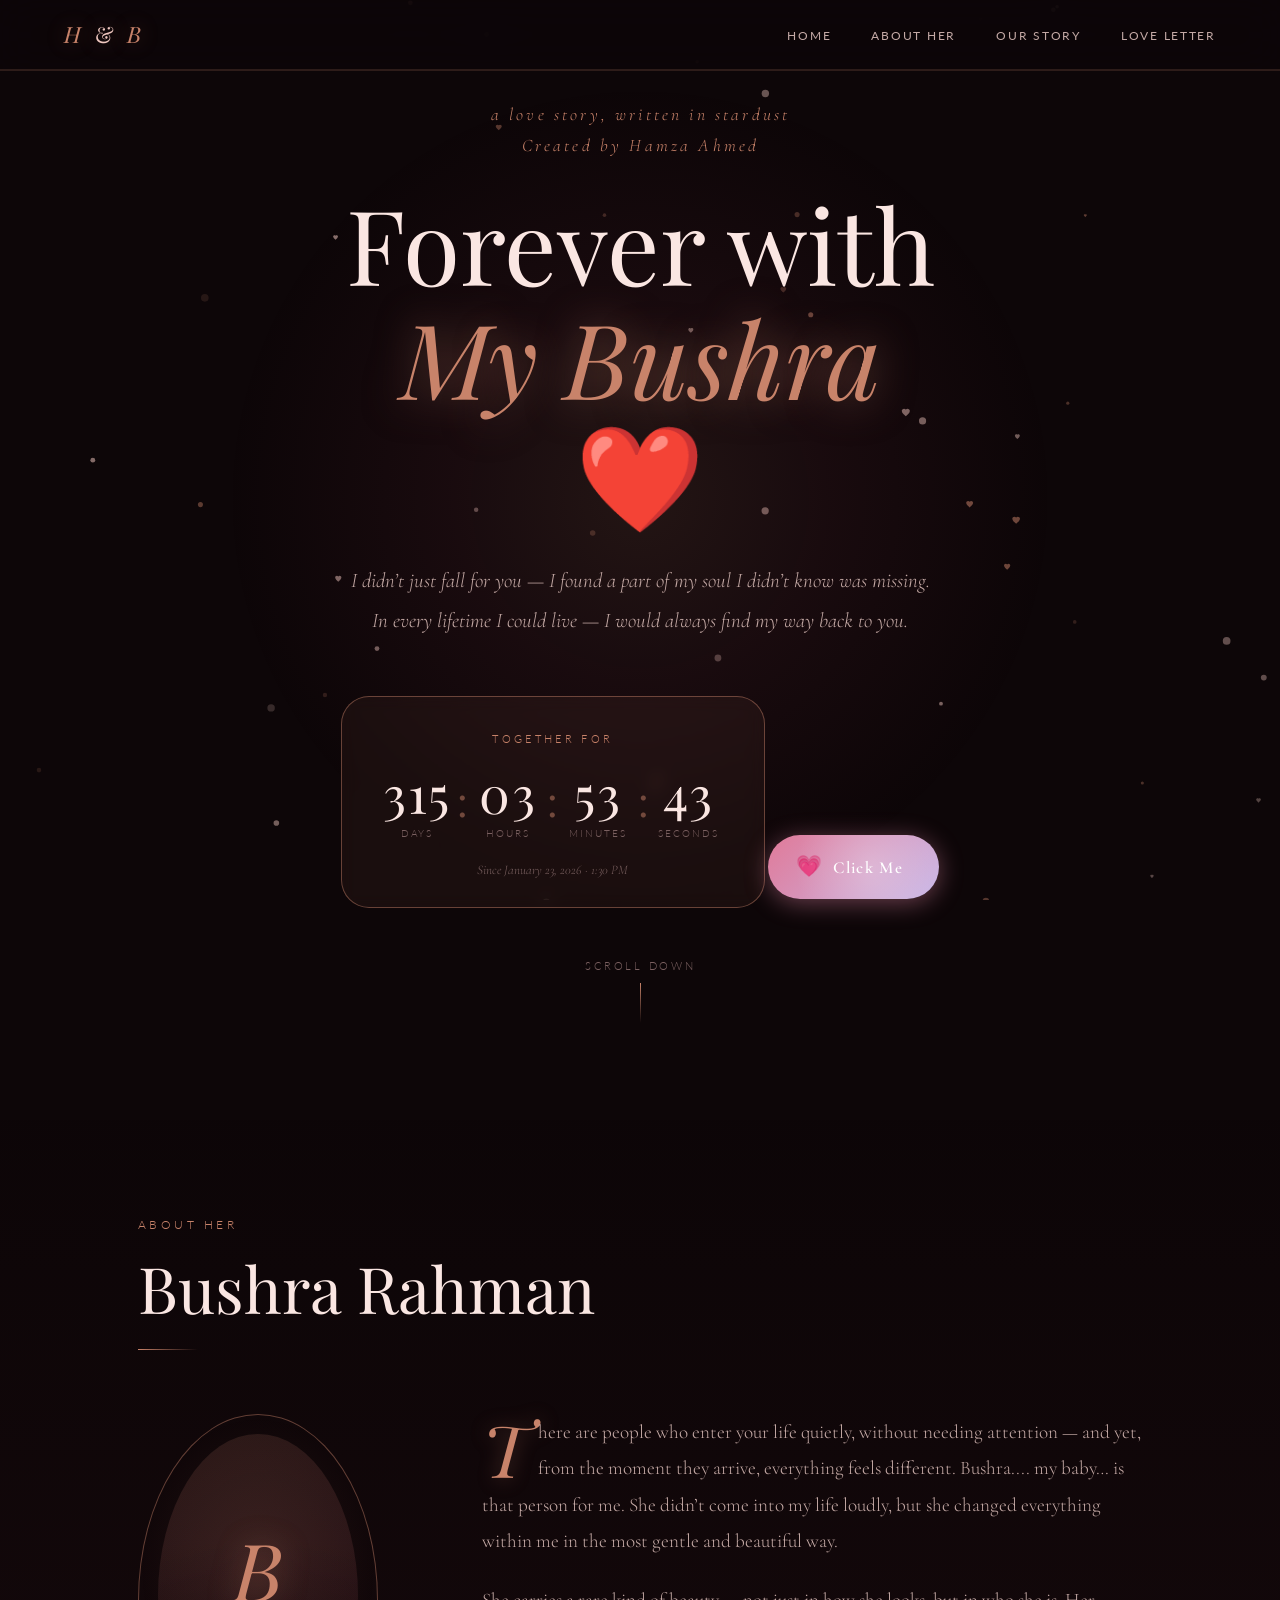
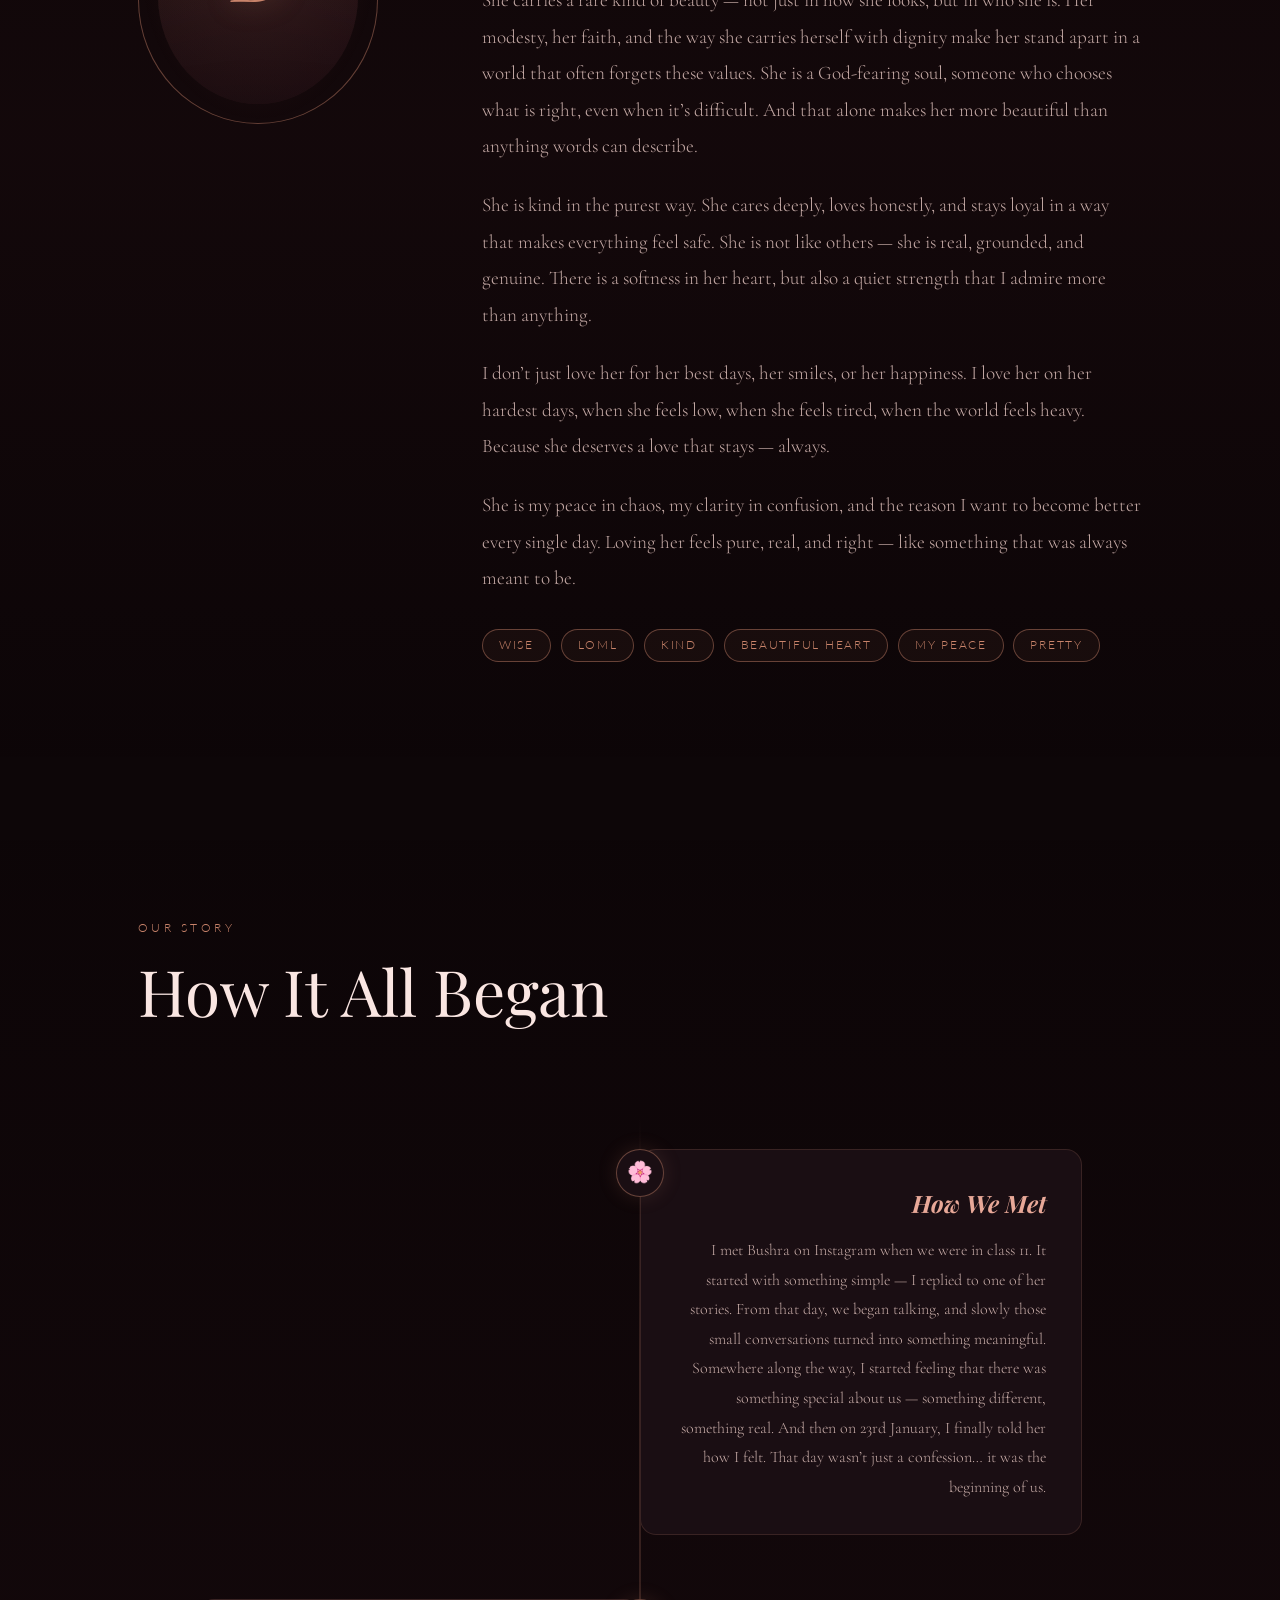
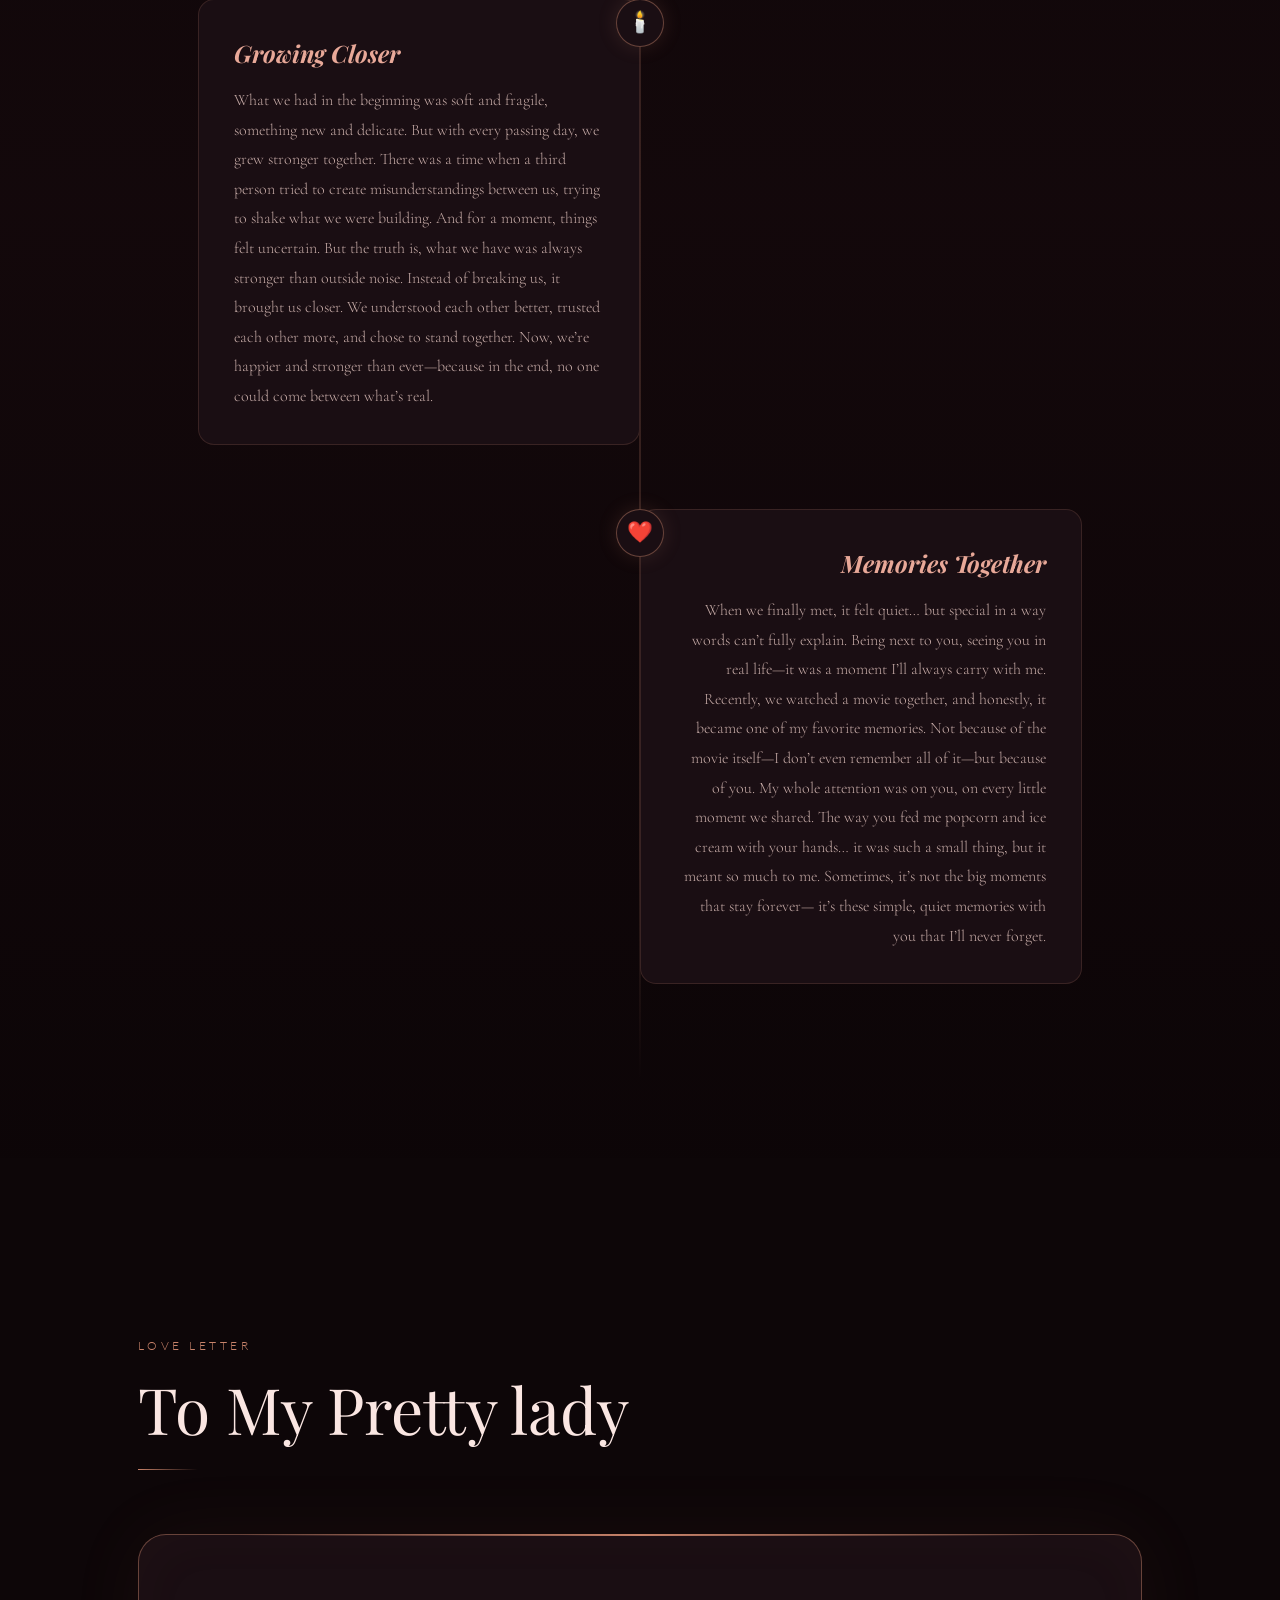
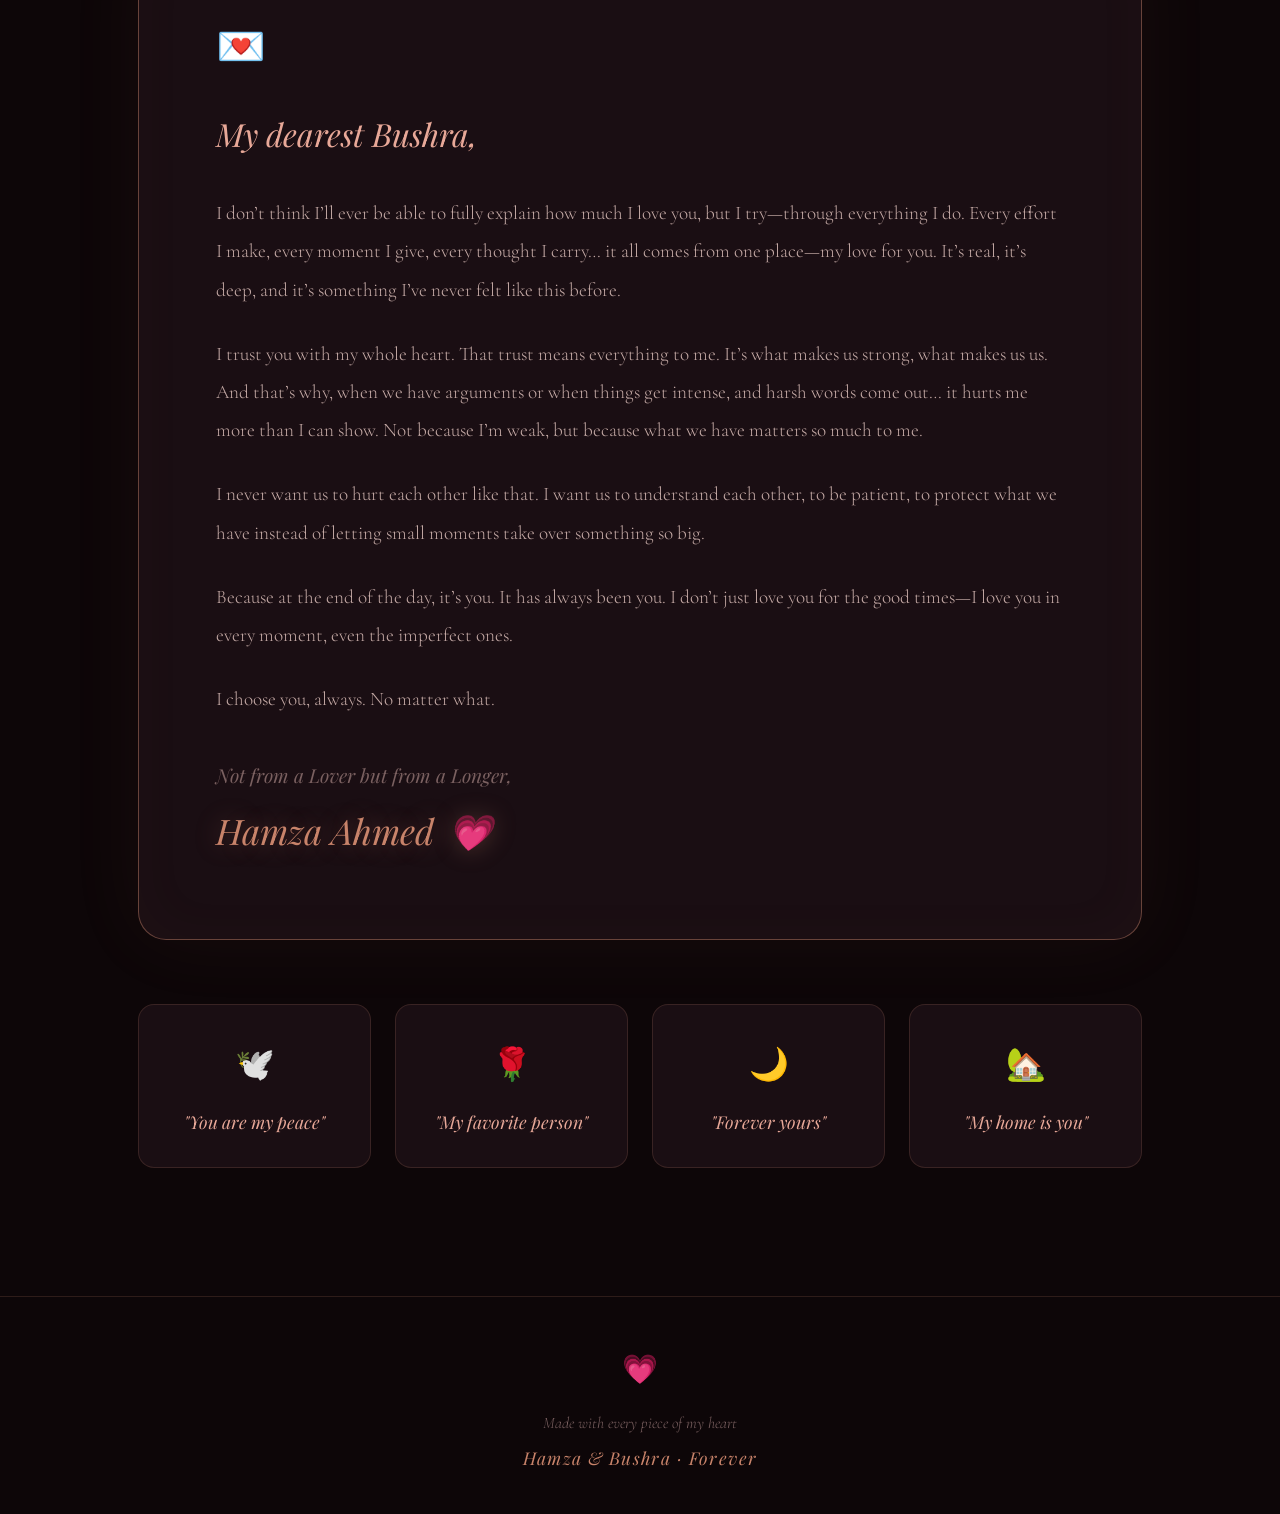
<file: index.html>
<!DOCTYPE html>
<html lang="en">
<head>
  <meta charset="UTF-8" />
  <meta name="viewport" content="width=device-width, initial-scale=1.0" />
  <title>Forever with My Girl ❤️</title>
  <link rel="stylesheet" href="style.css" />
  <link rel="preconnect" href="https://fonts.googleapis.com" />
  <link rel="preconnect" href="https://fonts.gstatic.com" crossorigin />
  <link href="https://fonts.googleapis.com/css2?family=Cormorant+Garamond:ital,wght@0,300;0,400;0,600;1,300;1,400;1,600&family=Playfair+Display:ital,wght@0,400;0,700;1,400;1,700&family=Lato:wght@300;400&family=Dancing+Script:wght@400;700&display=swap" rel="stylesheet" />
</head>
<body>

  <!-- Floating particles canvas -->
  <canvas id="particles-canvas"></canvas>

  <!-- Click burst container -->
  <div id="burst-container"></div>

  <!-- NAVBAR -->
  <nav id="navbar">
    <div class="nav-logo">H <span>&amp;</span> B</div>
    <ul class="nav-links">
      <li><a href="#home" class="nav-link">Home</a></li>
      <li><a href="#about" class="nav-link">About Her</a></li>
      <li><a href="#story" class="nav-link">Our Story</a></li>
      <li><a href="#letter" class="nav-link">Love Letter</a></li>
    </ul>
    <button class="nav-toggle" id="navToggle" aria-label="Toggle menu">
      <span></span><span></span><span></span>
    </button>
  </nav>

  <!-- MOBILE MENU -->
  <div class="mobile-menu" id="mobileMenu">
    <a href="#home" class="mobile-link">Home</a>
    <a href="#about" class="mobile-link">About Her</a>
    <a href="#story" class="mobile-link">Our Story</a>
    <a href="#letter" class="mobile-link">Love Letter</a>
  </div>

  <!-- ==================== HERO SECTION ==================== -->
  <section id="home" class="hero">
    <div class="hero-bg-glow"></div>
    <div class="hero-content">
      <p class="hero-preheading reveal-up">a love story, written in stardust <br> Created by Hamza Ahmed</p>
      <h1 class="hero-title reveal-up">Forever with<br /><em>My Bushra</em> <span class="heart-pulse">❤️</span></h1>
      <p class="hero-sub reveal-up">
        I didn’t just fall for you — I found a part of my soul I didn’t know was missing.<br />
        In every lifetime I could live — I would always find my way back to you.
      </p>

      <!-- TIMER -->
      <div class="timer-wrapper reveal-up" id="timerBox" title="Click me!">
        <p class="timer-label">Together for</p>
        <div class="timer-grid">
          <div class="timer-unit">
            <span class="timer-num" id="t-days">000</span>
            <span class="timer-tag">Days</span>
          </div>
          <div class="timer-sep">:</div>
          <div class="timer-unit">
            <span class="timer-num" id="t-hours">00</span>
            <span class="timer-tag">Hours</span>
          </div>
          <div class="timer-sep">:</div>
          <div class="timer-unit">
            <span class="timer-num" id="t-mins">00</span>
            <span class="timer-tag">Minutes</span>
          </div>
          <div class="timer-sep">:</div>
          <div class="timer-unit">
            <span class="timer-num" id="t-secs">00</span>
            <span class="timer-tag">Seconds</span>
          </div>
        </div>
        <p class="timer-since">Since January 23, 2026 · 1:30 PM</p>
      </div>

      <!-- MEMORIES BUTTON -->
      <a href="slideshow.html" class="memories-btn reveal-up">
        <span class="memories-btn-icon">💗</span>
        <span class="memories-btn-label">Click Me</span>
        <span class="memories-btn-glow"></span>
      </a>

      <div class="scroll-hint reveal-up">
        <span>scroll down</span>
        <div class="scroll-arrow"></div>
      </div>
    </div>
  </section>

  <!-- ==================== ABOUT SECTION ==================== -->
  <section id="about" class="about-section">
    <div class="section-container">
      <div class="section-label reveal-fade">About Her</div>
      <h2 class="section-title reveal-fade">Bushra Rahman</h2>
      <div class="section-divider reveal-fade"></div>

      <div class="about-grid">
        <div class="about-portrait reveal-left">
          <div class="portrait-frame">
            <div class="portrait-inner">
              <div class="portrait-initial">B</div>
              <div class="portrait-glow-ring"></div>
            </div>
          </div>
        </div>
<div class="about-text reveal-right">
  <p class="about-para drop-cap">
    There are people who enter your life quietly, without needing attention — and yet, from the moment they arrive, everything feels different. Bushra.... my baby… is that person for me. She didn’t come into my life loudly, but she changed everything within me in the most gentle and beautiful way.
  </p>
  <p class="about-para">
    She carries a rare kind of beauty — not just in how she looks, but in who she is. Her modesty, her faith, and the way she carries herself with dignity make her stand apart in a world that often forgets these values. She is a God-fearing soul, someone who chooses what is right, even when it’s difficult. And that alone makes her more beautiful than anything words can describe.
  </p>
  <p class="about-para">
    She is kind in the purest way. She cares deeply, loves honestly, and stays loyal in a way that makes everything feel safe. She is not like others — she is real, grounded, and genuine. There is a softness in her heart, but also a quiet strength that I admire more than anything.
  </p>
  <p class="about-para">
    I don’t just love her for her best days, her smiles, or her happiness. I love her on her hardest days, when she feels low, when she feels tired, when the world feels heavy. Because she deserves a love that stays — always.
  </p>
  <p class="about-para">
    She is my peace in chaos, my clarity in confusion, and the reason I want to become better every single day. Loving her feels pure, real, and right — like something that was always meant to be.
  </p>

  <div class="about-tags">
    <span class="tag">Wise</span>
    <span class="tag">LOML</span>
    <span class="tag">Kind</span>
    <span class="tag">Beautiful Heart</span>
    <span class="tag">My Peace</span>
    <span class="tag">Pretty</span>
  </div>
</div>
      </div>
    </div>
  </section>

  <!-- ==================== OUR STORY SECTION ==================== -->
  <section id="story" class="story-section">
    <div class="section-container">
      <div class="section-label reveal-fade">Our Story</div>
      <h2 class="section-title reveal-fade">How It All Began</h2>
      <div class="section-divider reveal-fade"></div>

      <div class="timeline">

        <div class="timeline-item reveal-timeline" data-side="left">
          <div class="timeline-icon">🌸</div>
          <div class="timeline-card">
            <h3 class="tl-title">How We Met</h3>
            <p class="tl-body">
              I met Bushra on Instagram when we were in class 11. It started with something simple — I replied to one of her stories. From that day, we began talking, and slowly those small conversations turned into something meaningful. Somewhere along the way, I started feeling that there was something special about us — something different, something real.
And then on 23rd January, I finally told her how I felt.
That day wasn’t just a confession… it was the beginning of us.
          </div>
        </div>

        <!-- <div class="timeline-item reveal-timeline" data-side="right">
          <div class="timeline-icon">💫</div>
          <div class="timeline-card">
            <h3 class="tl-title">First Moments</h3>
            <p class="tl-body">
              The first moments with Bushu were ordinary on the outside — words exchanged, silences shared — but inside, everything was extraordinary. I found myself paying attention in a way I never had before. The way she spoke. The way she thought. The way she made even small things feel significant. I realised very quickly: this wasn't ordinary. She was not ordinary.
            </p>
          </div>
        </div> -->

        <div class="timeline-item reveal-timeline" data-side="right">
          <div class="timeline-icon">🕯️</div>
          <div class="timeline-card">
            <h3 class="tl-title">Growing Closer</h3>
            <p class="tl-body">
              What we had in the beginning was soft and fragile, something new and delicate. But with every passing day, we grew stronger together.

There was a time when a third person tried to create misunderstandings between us, trying to shake what we were building. And for a moment, things felt uncertain. But the truth is, what we have was always stronger than outside noise.

Instead of breaking us, it brought us closer. We understood each other better, trusted each other more, and chose to stand together.

Now, we’re happier and stronger than ever—because in the end, no one could come between what’s real.
            </p>
          </div>
        </div>

        <div class="timeline-item reveal-timeline" data-side="left">
          <div class="timeline-icon">❤️</div>
          <div class="timeline-card">
            <h3 class="tl-title">Memories Together</h3>
            <p class="tl-body">
              When we finally met, it felt quiet… but special in a way words can’t fully explain. Being next to you, seeing you in real life—it was a moment I’ll always carry with me.

Recently, we watched a movie together, and honestly, it became one of my favorite memories. Not because of the movie itself—I don’t even remember all of it—but because of you. My whole attention was on you, on every little moment we shared.

The way you fed me popcorn and ice cream with your hands… it was such a small thing, but it meant so much to me.

Sometimes, it’s not the big moments that stay forever—
it’s these simple, quiet memories with you that I’ll never forget.
            </p>
          </div>
        </div>

      </div>
    </div>
  </section>

  <!-- ==================== LOVE LETTER SECTION ==================== -->
  <section id="letter" class="letter-section">
    <div class="section-container">
      <div class="section-label reveal-fade">Love Letter</div>
      <h2 class="section-title reveal-fade">To My Pretty lady</h2>
      <div class="section-divider reveal-fade"></div>

      <div class="letter-card reveal-up">
        <div class="letter-stamp">💌</div>
        <p class="letter-greeting">My dearest Bushra,</p>

        <p class="letter-body">
  I don’t think I’ll ever be able to fully explain how much I love you, but I try—through everything I do. Every effort I make, every moment I give, every thought I carry… it all comes from one place—my love for you. It’s real, it’s deep, and it’s something I’ve never felt like this before.
</p>
<p class="letter-body">
  I trust you with my whole heart. That trust means everything to me. It’s what makes us strong, what makes us us. And that’s why, when we have arguments or when things get intense, and harsh words come out… it hurts me more than I can show. Not because I’m weak, but because what we have matters so much to me.
</p>
<p class="letter-body">
  I never want us to hurt each other like that. I want us to understand each other, to be patient, to protect what we have instead of letting small moments take over something so big.
</p>
<p class="letter-body">
  Because at the end of the day, it’s you. It has always been you. I don’t just love you for the good times—I love you in every moment, even the imperfect ones.
</p>
<p class="letter-body">
  I choose you, always. No matter what.
</p>

        <p class="letter-closing">Not from a Lover but from a Longer,</p>
        <p class="letter-signature">Hamza Ahmed <span>💗</span></p>
      </div>

      <!-- SPECIAL MESSAGE CARDS -->
      <div class="messages-grid">
        <div class="msg-card reveal-up" style="--delay: 0s">
          <div class="msg-icon">🕊️</div>
          <p class="msg-text">"You are my peace"</p>
        </div>
        <div class="msg-card reveal-up" style="--delay: 0.1s">
          <div class="msg-icon">🌹</div>
          <p class="msg-text">"My favorite person"</p>
        </div>
        <div class="msg-card reveal-up" style="--delay: 0.2s">
          <div class="msg-icon">🌙</div>
          <p class="msg-text">"Forever yours"</p>
        </div>
        <div class="msg-card reveal-up" style="--delay: 0.3s">
          <div class="msg-icon">🏡</div>
          <p class="msg-text">"My home is you"</p>
        </div>
      </div>
    </div>
  </section>

  <!-- FOOTER -->
  <footer class="footer">
    <div class="footer-hearts">💗</div>
    <p class="footer-text">Made with every piece of my heart</p>
    <p class="footer-names">Hamza &amp; Bushra · Forever</p>
  </footer>

  <script src="script.js"></script>
</body>
</html>
</file>
<file: style.css>
/* =============================================
   FOREVER WITH MY BUSHU — style.css
   Dark Romantic · Rose Gold · Cinematic
   ============================================= */

/* ---------- CSS VARIABLES ---------- */
:root {
  --bg-deep:        #0d0608;
  --bg-mid:         #130a0e;
  --bg-card:        #1a0e13;
  --bg-card-hover:  #21121a;

  --rose-gold:      #c8836a;
  --rose-light:     #e8a898;
  --blush:          #f0c8c0;
  --petal:          #fae6e2;
  --cream:          #fdf6f0;
  --lavender-soft:  #c9b8d8;

  --text-primary:   #f5e8e4;
  --text-secondary: #c4a9a5;
  --text-muted:     #7a6060;

  --glow-rose:      rgba(200, 131, 106, 0.35);
  --glow-soft:      rgba(200, 131, 106, 0.15);

  --border:         rgba(200, 131, 106, 0.18);
  --border-bright:  rgba(200, 131, 106, 0.45);

  --ff-display:     'Playfair Display', serif;
  --ff-body:        'Cormorant Garamond', serif;
  --ff-ui:          'Lato', sans-serif;

  --radius-sm: 8px;
  --radius-md: 16px;
  --radius-lg: 28px;
  --radius-xl: 44px;

  --transition: all 0.4s cubic-bezier(0.25, 0.46, 0.45, 0.94);
  --transition-fast: all 0.2s ease;
}

/* ---------- RESET & BASE ---------- */
*, *::before, *::after { margin: 0; padding: 0; box-sizing: border-box; }

html { scroll-behavior: smooth; font-size: 16px; }

body {
  background-color: var(--bg-deep);
  color: var(--text-primary);
  font-family: var(--ff-body);
  font-weight: 300;
  line-height: 1.75;
  overflow-x: hidden;
  cursor: default;
}

/* Scrollbar */
::-webkit-scrollbar { width: 5px; }
::-webkit-scrollbar-track { background: var(--bg-deep); }
::-webkit-scrollbar-thumb { background: var(--rose-gold); border-radius: 10px; }

/* =============================================
   PARTICLES CANVAS
   ============================================= */
#particles-canvas {
  position: fixed;
  top: 0; left: 0;
  width: 100%; height: 100%;
  pointer-events: none;
  z-index: 0;
}

/* =============================================
   BURST CONTAINER
   ============================================= */
#burst-container {
  position: fixed;
  top: 0; left: 0;
  width: 100%; height: 100%;
  pointer-events: none;
  z-index: 9999;
  overflow: hidden;
}

.burst-emoji {
  position: absolute;
  font-size: 1.8rem;
  pointer-events: none;
  animation: burst-fly 1.4s ease-out forwards;
  transform-origin: center;
  user-select: none;
}

@keyframes burst-fly {
  0%   { opacity: 1; transform: translate(0, 0) scale(0.5) rotate(0deg); }
  60%  { opacity: 1; transform: translate(var(--bx), var(--by)) scale(1.2) rotate(var(--br)); }
  100% { opacity: 0; transform: translate(var(--bx2), var(--by2)) scale(0.7) rotate(var(--br2)); }
}

/* =============================================
   NAVBAR
   ============================================= */
#navbar {
  position: fixed;
  top: 0; left: 0; right: 0;
  z-index: 1000;
  display: flex;
  align-items: center;
  justify-content: space-between;
  padding: 0 clamp(1.5rem, 5vw, 4rem);
  height: 70px;
  background: rgba(13, 6, 8, 0.75);
  backdrop-filter: blur(20px);
  -webkit-backdrop-filter: blur(20px);
  border-bottom: 1px solid var(--border);
  transition: var(--transition);
}

#navbar.scrolled {
  background: rgba(13, 6, 8, 0.96);
  border-color: var(--border-bright);
  box-shadow: 0 4px 40px rgba(200, 131, 106, 0.08);
}

.nav-logo {
  font-family: var(--ff-display);
  font-size: 1.4rem;
  font-style: italic;
  color: var(--rose-gold);
  letter-spacing: 0.08em;
  text-shadow: 0 0 20px var(--glow-rose);
}
.nav-logo span { color: var(--blush); font-style: normal; margin: 0 4px; }

.nav-links {
  display: flex;
  list-style: none;
  gap: 2.5rem;
}

.nav-link {
  font-family: var(--ff-ui);
  font-size: 0.78rem;
  font-weight: 400;
  letter-spacing: 0.14em;
  text-transform: uppercase;
  color: var(--text-secondary);
  text-decoration: none;
  position: relative;
  padding-bottom: 4px;
  transition: color 0.3s ease;
}
.nav-link::after {
  content: '';
  position: absolute;
  bottom: 0; left: 0;
  width: 0; height: 1px;
  background: linear-gradient(90deg, var(--rose-gold), var(--blush));
  transition: width 0.35s ease;
  box-shadow: 0 0 8px var(--glow-rose);
}
.nav-link:hover { color: var(--rose-light); }
.nav-link:hover::after { width: 100%; }

/* Hamburger */
.nav-toggle {
  display: none;
  flex-direction: column;
  gap: 5px;
  background: none;
  border: none;
  cursor: pointer;
  padding: 4px;
}
.nav-toggle span {
  display: block;
  width: 24px;
  height: 1.5px;
  background: var(--rose-gold);
  transition: var(--transition);
  border-radius: 2px;
}
.nav-toggle.active span:nth-child(1) { transform: translateY(6.5px) rotate(45deg); }
.nav-toggle.active span:nth-child(2) { opacity: 0; }
.nav-toggle.active span:nth-child(3) { transform: translateY(-6.5px) rotate(-45deg); }

/* Mobile menu */
.mobile-menu {
  position: fixed;
  top: 70px; left: 0; right: 0;
  background: rgba(13, 6, 8, 0.98);
  backdrop-filter: blur(20px);
  display: flex;
  flex-direction: column;
  align-items: center;
  gap: 0;
  z-index: 999;
  max-height: 0;
  overflow: hidden;
  transition: max-height 0.45s cubic-bezier(0.4, 0, 0.2, 1);
  border-bottom: 1px solid var(--border);
}
.mobile-menu.open { max-height: 300px; }
.mobile-link {
  font-family: var(--ff-ui);
  font-size: 0.85rem;
  letter-spacing: 0.15em;
  text-transform: uppercase;
  color: var(--text-secondary);
  text-decoration: none;
  padding: 1.1rem 2rem;
  width: 100%;
  text-align: center;
  border-bottom: 1px solid var(--border);
  transition: color 0.3s, background 0.3s;
}
.mobile-link:hover { color: var(--rose-gold); background: rgba(200, 131, 106, 0.06); }

/* =============================================
   SECTION SHARED STYLES
   ============================================= */
.section-container {
  position: relative;
  z-index: 1;
  max-width: 1100px;
  margin: 0 auto;
  padding: clamp(5rem, 12vw, 8rem) clamp(1.5rem, 5vw, 3rem);
}

.section-label {
  font-family: var(--ff-ui);
  font-size: 0.72rem;
  letter-spacing: 0.3em;
  text-transform: uppercase;
  color: var(--rose-gold);
  margin-bottom: 1rem;
}

.section-title {
  font-family: var(--ff-display);
  font-size: clamp(2.4rem, 5.5vw, 4rem);
  font-weight: 400;
  color: var(--petal);
  line-height: 1.15;
  margin-bottom: 1.5rem;
}
.section-title em { color: var(--rose-gold); font-style: italic; }

.section-divider {
  width: 60px;
  height: 1px;
  background: linear-gradient(90deg, var(--rose-gold), transparent);
  margin-bottom: 4rem;
}

/* =============================================
   HERO SECTION
   ============================================= */
.hero {
  position: relative;
  min-height: 100vh;
  display: flex;
  align-items: center;
  justify-content: center;
  text-align: center;
  overflow: hidden;
  padding: 100px 1.5rem 4rem;
}

.hero-bg-glow {
  position: absolute;
  top: 50%;
  left: 50%;
  transform: translate(-50%, -55%);
  width: min(900px, 140vw);
  height: min(900px, 140vw);
  background: radial-gradient(ellipse at center,
    rgba(200, 131, 106, 0.12) 0%,
    rgba(180, 80, 100, 0.07) 30%,
    transparent 65%);
  pointer-events: none;
  animation: glow-breathe 6s ease-in-out infinite;
}

@keyframes glow-breathe {
  0%, 100% { transform: translate(-50%, -55%) scale(1); opacity: 1; }
  50%       { transform: translate(-50%, -55%) scale(1.08); opacity: 0.75; }
}

.hero-content {
  position: relative;
  z-index: 1;
  max-width: 820px;
}

.hero-preheading {
  font-family: var(--ff-body);
  font-style: italic;
  font-size: clamp(0.9rem, 2vw, 1.1rem);
  color: var(--rose-gold);
  letter-spacing: 0.18em;
  margin-bottom: 1.5rem;
  opacity: 0;
}

.hero-title {
  font-family: var(--ff-display);
  font-size: clamp(3rem, 8.5vw, 6.5rem);
  font-weight: 400;
  line-height: 1.1;
  color: var(--petal);
  margin-bottom: 2rem;
  opacity: 0;
}
.hero-title em {
  font-style: italic;
  color: var(--rose-gold);
  display: block;
  text-shadow: 0 0 40px rgba(200, 131, 106, 0.5);
}

.heart-pulse {
  display: inline-block;
  animation: heart-beat 1.4s ease-in-out infinite;
}
@keyframes heart-beat {
  0%, 100% { transform: scale(1); }
  14%       { transform: scale(1.25); }
  28%       { transform: scale(1); }
  42%       { transform: scale(1.15); }
  56%       { transform: scale(1); }
}

.hero-sub {
  font-size: clamp(1rem, 2.5vw, 1.3rem);
  font-style: italic;
  color: var(--text-secondary);
  line-height: 1.9;
  margin-bottom: 3.5rem;
  opacity: 0;
}

/* TIMER */
.timer-wrapper {
  display: inline-block;
  background: rgba(200, 131, 106, 0.07);
  border: 1px solid var(--border-bright);
  border-radius: var(--radius-lg);
  padding: 2rem 2.5rem 1.6rem;
  cursor: pointer;
  position: relative;
  overflow: visible;
  transition: var(--transition);
  backdrop-filter: blur(8px);
  opacity: 0;
  margin-bottom: 3rem;
}
.timer-wrapper:hover {
  border-color: var(--rose-gold);
  background: rgba(200, 131, 106, 0.12);
  box-shadow: 0 0 50px rgba(200, 131, 106, 0.2), 0 0 100px rgba(200, 131, 106, 0.08);
  transform: translateY(-3px);
}
.timer-wrapper.celebrating {
  animation: timer-celebrate 0.5s ease-in-out;
}
@keyframes timer-celebrate {
  0%   { transform: scale(1) translateY(-3px); }
  30%  { transform: scale(1.06) translateY(-8px); }
  60%  { transform: scale(0.97) translateY(-2px); }
  100% { transform: scale(1) translateY(-3px); }
}

.timer-label {
  font-family: var(--ff-ui);
  font-size: 0.7rem;
  letter-spacing: 0.3em;
  text-transform: uppercase;
  color: var(--rose-gold);
  margin-bottom: 1.2rem;
}

.timer-grid {
  display: flex;
  align-items: center;
  justify-content: center;
  gap: 0.3rem;
}

.timer-unit {
  display: flex;
  flex-direction: column;
  align-items: center;
  min-width: 70px;
}

.timer-num {
  font-family: var(--ff-display);
  font-size: clamp(2.2rem, 5vw, 3.2rem);
  font-weight: 400;
  color: var(--petal);
  line-height: 1;
  letter-spacing: 0.04em;
  transition: color 0.3s;
}

.timer-tag {
  font-family: var(--ff-ui);
  font-size: 0.62rem;
  letter-spacing: 0.2em;
  text-transform: uppercase;
  color: var(--text-muted);
  margin-top: 0.4rem;
}

.timer-sep {
  font-family: var(--ff-display);
  font-size: 2.5rem;
  color: var(--rose-gold);
  opacity: 0.5;
  line-height: 1;
  padding-bottom: 0.5rem;
  animation: sep-blink 1s step-end infinite;
}
@keyframes sep-blink {
  0%, 100% { opacity: 0.5; }
  50%       { opacity: 0.15; }
}

.timer-since {
  font-family: var(--ff-body);
  font-style: italic;
  font-size: 0.82rem;
  color: var(--text-muted);
  margin-top: 1rem;
}

/* Scroll hint */
.scroll-hint {
  display: flex;
  flex-direction: column;
  align-items: center;
  gap: 0.5rem;
  opacity: 0;
}
.scroll-hint span {
  font-family: var(--ff-ui);
  font-size: 0.68rem;
  letter-spacing: 0.25em;
  text-transform: uppercase;
  color: var(--text-muted);
}
.scroll-arrow {
  width: 1px;
  height: 40px;
  background: linear-gradient(to bottom, var(--rose-gold), transparent);
  animation: scroll-drop 1.8s ease-in-out infinite;
}
@keyframes scroll-drop {
  0%   { opacity: 0; transform: translateY(-10px); }
  50%  { opacity: 1; }
  100% { opacity: 0; transform: translateY(15px); }
}

/* =============================================
   ABOUT SECTION
   ============================================= */
.about-section { position: relative; z-index: 1; }
.about-section::before {
  content: '';
  position: absolute;
  top: 0; left: 0; right: 0; bottom: 0;
  background: linear-gradient(180deg, transparent 0%, rgba(180, 80, 90, 0.04) 50%, transparent 100%);
  pointer-events: none;
}

.about-grid {
  display: grid;
  grid-template-columns: 280px 1fr;
  gap: 4rem;
  align-items: start;
}

.about-portrait {
  position: relative;
}

.portrait-frame {
  width: 240px;
  height: 310px;
  border: 1px solid var(--border-bright);
  border-radius: 50% 50% 50% 50% / 60% 60% 40% 40%;
  display: flex;
  align-items: center;
  justify-content: center;
  position: relative;
  background: radial-gradient(ellipse at center, rgba(200, 131, 106, 0.1), transparent 70%);
  animation: float-portrait 5s ease-in-out infinite;
}
@keyframes float-portrait {
  0%, 100% { transform: translateY(0); }
  50%       { transform: translateY(-14px); }
}

.portrait-inner {
  width: 200px;
  height: 270px;
  border-radius: 50% 50% 50% 50% / 60% 60% 40% 40%;
  background: linear-gradient(160deg, rgba(200, 131, 106, 0.15), rgba(140, 60, 80, 0.2));
  display: flex;
  align-items: center;
  justify-content: center;
  position: relative;
  overflow: hidden;
}
.portrait-inner::before {
  content: '';
  position: absolute;
  inset: 0;
  background: linear-gradient(to bottom, transparent 40%, rgba(13, 6, 8, 0.5));
}

.portrait-initial {
  font-family: var(--ff-display);
  font-size: 5rem;
  font-style: italic;
  color: var(--rose-gold);
  text-shadow: 0 0 30px var(--glow-rose);
  z-index: 1;
}

.portrait-glow-ring {
  position: absolute;
  top: -10px; left: -10px; right: -10px; bottom: -10px;
  border-radius: inherit;
  background: transparent;
  border: 1px solid var(--rose-gold);
  opacity: 0.3;
  animation: ring-pulse 3s ease-in-out infinite;
}
@keyframes ring-pulse {
  0%, 100% { transform: scale(1); opacity: 0.3; }
  50%       { transform: scale(1.03); opacity: 0.55; }
}

.about-para {
  font-size: clamp(1.05rem, 2vw, 1.2rem);
  color: var(--text-secondary);
  margin-bottom: 1.4rem;
  line-height: 1.9;
}
.about-para:last-of-type { margin-bottom: 2rem; }

.drop-cap::first-letter {
  float: left;
  font-family: var(--ff-display);
  font-size: 4.5rem;
  font-style: italic;
  color: var(--rose-gold);
  line-height: 0.75;
  margin-right: 0.12em;
  margin-top: 0.1em;
  text-shadow: 0 0 20px var(--glow-rose);
}

.about-tags {
  display: flex;
  flex-wrap: wrap;
  gap: 0.6rem;
}

.tag {
  font-family: var(--ff-ui);
  font-size: 0.72rem;
  letter-spacing: 0.15em;
  text-transform: uppercase;
  color: var(--rose-gold);
  border: 1px solid var(--border-bright);
  border-radius: 999px;
  padding: 0.35rem 1rem;
  background: rgba(200, 131, 106, 0.06);
  transition: var(--transition);
}
.tag:hover {
  background: rgba(200, 131, 106, 0.14);
  border-color: var(--rose-gold);
  box-shadow: 0 0 18px var(--glow-soft);
}

/* =============================================
   OUR STORY SECTION
   ============================================= */
.story-section {
  position: relative;
  z-index: 1;
  background: linear-gradient(180deg, transparent, rgba(180, 80, 100, 0.04) 50%, transparent);
}

.timeline {
  position: relative;
  padding: 2rem 0;
}
.timeline::before {
  content: '';
  position: absolute;
  left: 50%;
  top: 0; bottom: 0;
  width: 1px;
  background: linear-gradient(to bottom, transparent, var(--rose-gold) 15%, var(--rose-gold) 85%, transparent);
  transform: translateX(-50%);
  opacity: 0.4;
}

.timeline-item {
  display: flex;
  align-items: flex-start;
  margin-bottom: 4rem;
  position: relative;
}

.timeline-item[data-side="left"] {
  flex-direction: row-reverse;
  text-align: right;
}
.timeline-item[data-side="right"] {
  flex-direction: row;
  text-align: left;
}

.timeline-icon {
  position: absolute;
  left: 50%;
  transform: translateX(-50%);
  width: 48px;
  height: 48px;
  background: var(--bg-card);
  border: 1px solid var(--border-bright);
  border-radius: 50%;
  display: flex;
  align-items: center;
  justify-content: center;
  font-size: 1.3rem;
  box-shadow: 0 0 20px var(--glow-soft);
  z-index: 2;
  transition: var(--transition);
}
.timeline-item:hover .timeline-icon {
  border-color: var(--rose-gold);
  box-shadow: 0 0 30px var(--glow-rose);
  transform: translateX(-50%) scale(1.15);
}

.timeline-card {
  width: calc(50% - 60px);
  background: var(--bg-card);
  border: 1px solid var(--border);
  border-radius: var(--radius-md);
  padding: 2rem 2.2rem;
  transition: var(--transition);
}
.timeline-card:hover {
  border-color: var(--border-bright);
  background: var(--bg-card-hover);
  box-shadow: 0 8px 40px rgba(200, 131, 106, 0.1);
  transform: translateY(-4px);
}
.timeline-item[data-side="left"]  .timeline-card { margin-right: 60px; }
.timeline-item[data-side="right"] .timeline-card { margin-left: 60px; }

.tl-title {
  font-family: var(--ff-display);
  font-size: 1.5rem;
  font-style: italic;
  color: var(--rose-light);
  margin-bottom: 0.75rem;
}

.tl-body {
  font-size: 1rem;
  color: var(--text-secondary);
  line-height: 1.85;
}

/* =============================================
   LOVE LETTER SECTION
   ============================================= */
.letter-section { position: relative; z-index: 1; }

.letter-card {
  position: relative;
  background: var(--bg-card);
  border: 1px solid var(--border-bright);
  border-radius: var(--radius-lg);
  padding: clamp(2.5rem, 6vw, 5rem) clamp(2rem, 6vw, 5rem);
  margin-bottom: 4rem;
  box-shadow: 0 0 80px rgba(200, 131, 106, 0.06), inset 0 0 60px rgba(200, 131, 106, 0.03);
}
.letter-card::before {
  content: '';
  position: absolute;
  top: -1px; left: 10%; right: 10%;
  height: 2px;
  background: linear-gradient(90deg, transparent, var(--rose-gold), transparent);
  border-radius: 2px;
}

.letter-stamp {
  font-size: 2.5rem;
  margin-bottom: 1.5rem;
  display: block;
}

.letter-greeting {
  font-family: var(--ff-display);
  font-size: clamp(1.4rem, 3vw, 2rem);
  font-style: italic;
  color: var(--rose-light);
  margin-bottom: 2rem;
}

.letter-body {
  font-size: clamp(1.05rem, 2vw, 1.2rem);
  color: var(--text-secondary);
  line-height: 2;
  margin-bottom: 1.6rem;
}

.letter-closing {
  font-family: var(--ff-display);
  font-style: italic;
  font-size: 1.2rem;
  color: var(--text-muted);
  margin-top: 2.5rem;
  margin-bottom: 0.5rem;
}

.letter-signature {
  font-family: var(--ff-display);
  font-size: 2.2rem;
  font-style: italic;
  color: var(--rose-gold);
  text-shadow: 0 0 25px var(--glow-rose);
}
.letter-signature span { margin-left: 0.3rem; }

/* Message Cards */
.messages-grid {
  display: grid;
  grid-template-columns: repeat(auto-fit, minmax(210px, 1fr));
  gap: 1.5rem;
  margin-top: 1rem;
}

.msg-card {
  background: var(--bg-card);
  border: 1px solid var(--border);
  border-radius: var(--radius-md);
  padding: 2rem 1.5rem;
  text-align: center;
  cursor: default;
  transition: var(--transition);
  animation-delay: var(--delay);
  opacity: 0;
}
.msg-card:hover {
  border-color: var(--rose-gold);
  background: var(--bg-card-hover);
  transform: translateY(-6px);
  box-shadow: 0 12px 40px rgba(200, 131, 106, 0.15);
}

.msg-icon {
  font-size: 2rem;
  margin-bottom: 1rem;
  display: block;
  animation: icon-float 4s ease-in-out infinite;
  animation-delay: var(--delay);
}
@keyframes icon-float {
  0%, 100% { transform: translateY(0); }
  50%       { transform: translateY(-8px); }
}

.msg-text {
  font-family: var(--ff-display);
  font-style: italic;
  font-size: 1.1rem;
  color: var(--rose-light);
  line-height: 1.5;
}

/* =============================================
   FOOTER
   ============================================= */
.footer {
  position: relative;
  z-index: 1;
  text-align: center;
  padding: 3rem 1.5rem 2.5rem;
  border-top: 1px solid var(--border);
}

.footer-hearts {
  font-size: 1.8rem;
  margin-bottom: 0.8rem;
  animation: heart-beat 1.4s ease-in-out infinite;
  display: block;
}

.footer-text {
  font-family: var(--ff-body);
  font-style: italic;
  font-size: 1rem;
  color: var(--text-muted);
  margin-bottom: 0.4rem;
}

.footer-names {
  font-family: var(--ff-display);
  font-size: 1.1rem;
  font-style: italic;
  color: var(--rose-gold);
  letter-spacing: 0.08em;
}

/* =============================================
   SCROLL REVEAL ANIMATIONS
   ============================================= */
.reveal-up,
.reveal-fade,
.reveal-left,
.reveal-right,
.reveal-timeline {
  opacity: 0;
  will-change: transform, opacity;
  transition: opacity 0.9s cubic-bezier(0.25, 0.46, 0.45, 0.94),
              transform 0.9s cubic-bezier(0.25, 0.46, 0.45, 0.94);
}
.reveal-up      { transform: translateY(40px); }
.reveal-fade    { transform: translateY(15px); }
.reveal-left    { transform: translateX(-50px); }
.reveal-right   { transform: translateX(50px); }
.reveal-timeline[data-side="left"]  { transform: translateX(50px); }
.reveal-timeline[data-side="right"] { transform: translateX(-50px); }

.reveal-up.visible,
.reveal-fade.visible,
.reveal-left.visible,
.reveal-right.visible,
.reveal-timeline.visible {
  opacity: 1;
  transform: translate(0);
}

/* Stagger for hero */
.hero-content .reveal-up:nth-child(1) { transition-delay: 0.2s; }
.hero-content .reveal-up:nth-child(2) { transition-delay: 0.4s; }
.hero-content .reveal-up:nth-child(3) { transition-delay: 0.6s; }
.hero-content .reveal-up:nth-child(4) { transition-delay: 0.8s; }
.hero-content .reveal-up:nth-child(5) { transition-delay: 1.0s; }

/* =============================================
   RESPONSIVE
   ============================================= */
@media (max-width: 900px) {
  .about-grid { grid-template-columns: 1fr; }
  .about-portrait { display: flex; justify-content: center; }
  .portrait-frame { margin: 0 auto; }
  .about-text { text-align: center; }
  .drop-cap::first-letter { float: none; font-size: inherit; color: inherit; margin: 0; }
  .about-tags { justify-content: center; }
}

@media (max-width: 768px) {
  .nav-links { display: none; }
  .nav-toggle { display: flex; }

  /* Vertical timeline for mobile */
  .timeline::before { left: 24px; transform: none; }
  .timeline-item,
  .timeline-item[data-side="left"],
  .timeline-item[data-side="right"] {
    flex-direction: column;
    padding-left: 64px;
    text-align: left;
  }
  .timeline-icon {
    left: 0;
    transform: translateX(0);
  }
  .timeline-item:hover .timeline-icon { transform: translateX(0) scale(1.15); }
  .timeline-card,
  .timeline-item[data-side="left"]  .timeline-card,
  .timeline-item[data-side="right"] .timeline-card {
    width: 100%;
    margin: 1rem 0 0 0;
  }
  .reveal-timeline[data-side="left"],
  .reveal-timeline[data-side="right"] {
    transform: translateY(30px);
    opacity: 0;
  }
  .reveal-timeline.visible { transform: translateY(0); opacity: 1; }

  .timer-unit { min-width: 55px; }
  .timer-num  { font-size: 1.9rem; }
  .timer-grid { gap: 0.1rem; }
  .timer-wrapper { padding: 1.5rem 1.2rem; }
}

@media (max-width: 480px) {
  .hero-title { font-size: 2.6rem; }
  .section-title { font-size: 2rem; }
  .timer-sep { font-size: 1.8rem; }
  .letter-card { padding: 2rem 1.5rem; }
}
/* =============================================
   MEMORIES BUTTON — Click Me ❤️
   ============================================= */
.memories-btn {
  display: inline-flex;
  align-items: center;
  gap: 10px;
  position: relative;
  margin: 12px 0 28px;
  padding: 14px 36px 14px 28px;
  border-radius: 50px;
  text-decoration: none;
  font-family: 'Cormorant Garamond', serif;
  font-size: 1.05rem;
  font-weight: 600;
  letter-spacing: 0.08em;
  color: #fff;
  background: linear-gradient(135deg, #e07a99, #c9b8e8, #b8d4f0);
  background-size: 200% 200%;
  animation: btnGradShift 4s ease infinite;
  box-shadow:
    0 4px 24px rgba(220,130,160,0.45),
    0 0 0 0 rgba(220,130,160,0.4);
  transition: transform 0.25s ease, box-shadow 0.25s ease;
  overflow: hidden;
}

@keyframes btnGradShift {
  0%   { background-position: 0% 50%; }
  50%  { background-position: 100% 50%; }
  100% { background-position: 0% 50%; }
}

.memories-btn:hover {
  transform: translateY(-3px) scale(1.04);
  box-shadow:
    0 8px 36px rgba(220,130,160,0.55),
    0 0 0 6px rgba(220,130,160,0.18);
}

.memories-btn:active { transform: translateY(-1px) scale(1.01); }

.memories-btn-icon {
  font-size: 1.3rem;
  animation: heartPump 1.2s ease-in-out infinite;
  display: inline-block;
}
@keyframes heartPump {
  0%, 100% { transform: scale(1); }
  40%       { transform: scale(1.3); }
  60%       { transform: scale(0.95); }
}

.memories-btn-label {
  position: relative;
  z-index: 1;
}

.memories-btn-glow {
  position: absolute;
  inset: 0;
  border-radius: inherit;
  background: radial-gradient(circle at 60% 50%, rgba(255,255,255,0.25), transparent 70%);
  animation: glowPulse 2.4s ease-in-out infinite;
  pointer-events: none;
}
@keyframes glowPulse {
  0%, 100% { opacity: 0.5; }
  50%       { opacity: 1; }
}
</file>
